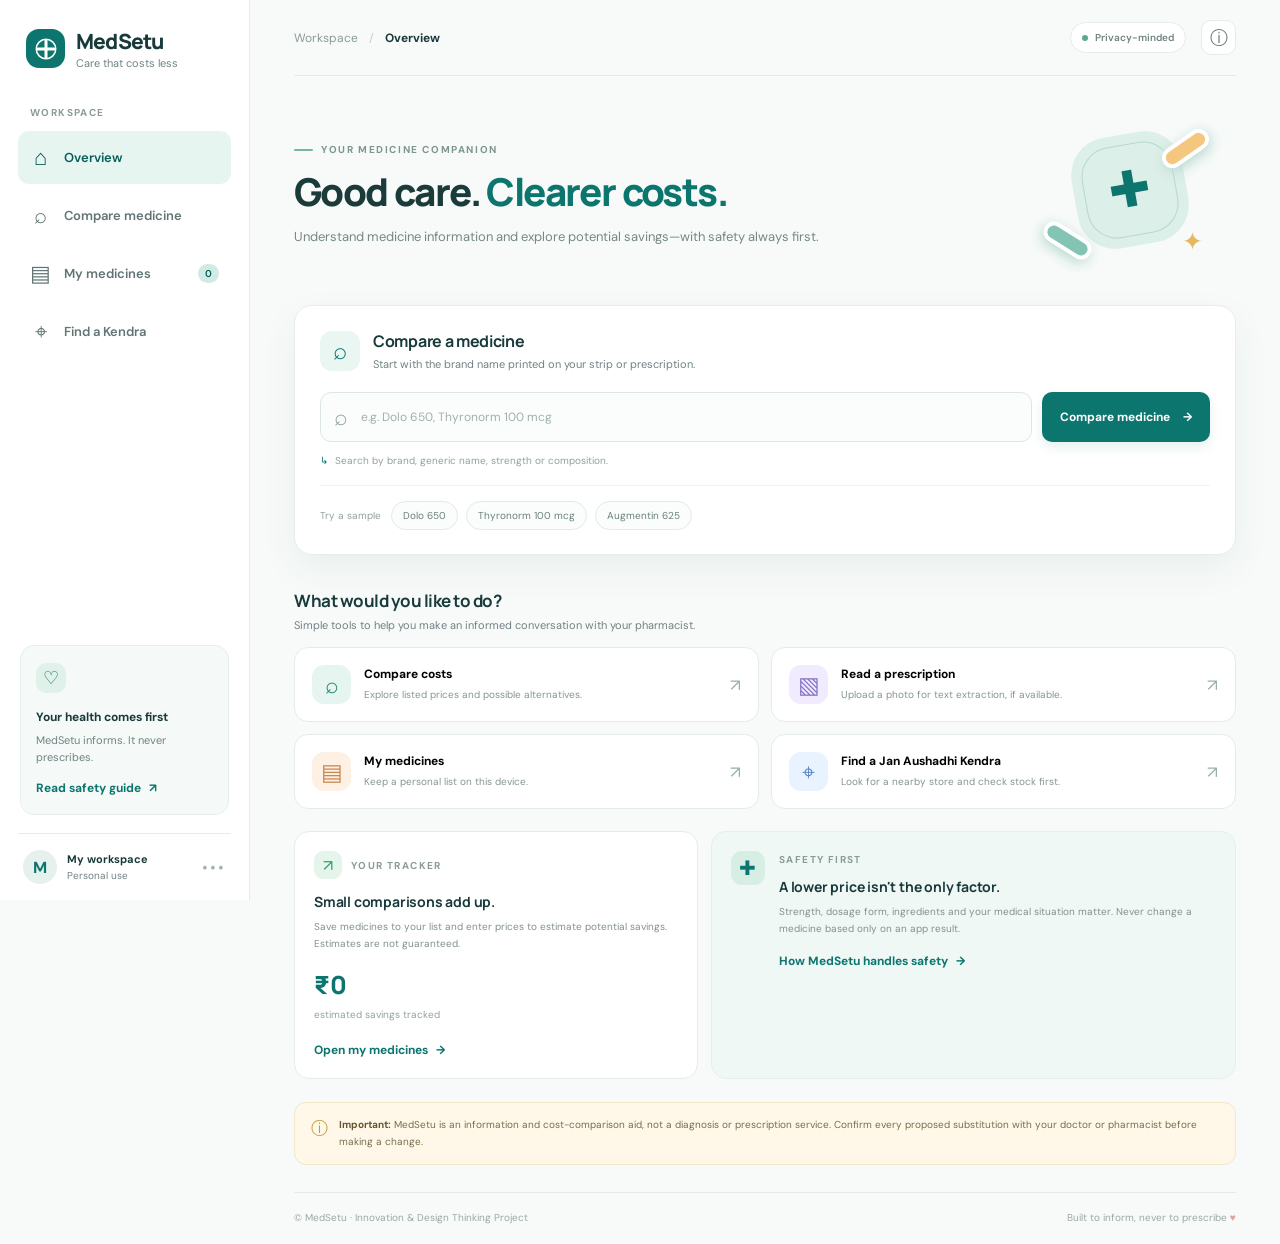
<file: frontend/index.html>
<!doctype html>
<html lang="en">
<head>
  <meta charset="utf-8">
  <meta name="viewport" content="width=device-width, initial-scale=1">
  <meta name="theme-color" content="#0c766e">
  <meta name="apple-mobile-web-app-capable" content="yes">
  <meta name="mobile-web-app-capable" content="yes">
  <link rel="manifest" href="static/manifest.webmanifest">
  <link rel="icon" href="static/icons/icon-192.png" type="image/png">
  <meta name="description" content="MedSetu helps compare medicine information and potential costs. Always confirm changes with a qualified professional.">
  <title>MedSetu — Medicine Cost Companion</title>
  <link rel="preconnect" href="https://fonts.googleapis.com">
  <link rel="preconnect" href="https://fonts.gstatic.com" crossorigin>
  <link href="https://fonts.googleapis.com/css2?family=DM+Sans:wght@400;500;600;700&family=Manrope:wght@400;500;600;700;800&display=swap" rel="stylesheet">
  <link rel="stylesheet" href="static/styles.css">
</head>
<body>
  <div class="app-shell">
    <aside class="sidebar" id="sidebar">
      <a class="brand" href="#" data-page="home" aria-label="MedSetu home">
        <span class="brand-mark"><svg viewBox="0 0 32 32" aria-hidden="true"><path d="M16 5v22M5 16h22" stroke="currentColor" stroke-width="4" stroke-linecap="round"/><circle cx="16" cy="16" r="13" fill="none" stroke="currentColor" stroke-width="2"/></svg></span>
        <span><strong>MedSetu</strong><small>Care that costs less</small></span>
      </a>
      <div class="side-label">WORKSPACE</div>
      <nav class="nav-list" aria-label="Main navigation">
        <button class="nav-item active" data-page="home"><span class="nav-icon">⌂</span><span>Overview</span></button>
        <button class="nav-item" data-page="search"><span class="nav-icon">⌕</span><span>Compare medicine</span></button>
        <button class="nav-item" data-page="my-medicines"><span class="nav-icon">▤</span><span>My medicines</span><span class="nav-count" id="medicine-count">0</span></button>
        <button class="nav-item" data-page="kendra"><span class="nav-icon">⌖</span><span>Find a Kendra</span></button>
      </nav>
      <div class="sidebar-bottom">
        <div class="help-card"><div class="help-icon">♡</div><strong>Your health comes first</strong><p>MedSetu informs. It never prescribes.</p><button data-page="safety" class="text-link">Read safety guide <span>↗</span></button></div>
        <div class="profile"><div class="avatar">M</div><div><strong>My workspace</strong><small>Personal use</small></div><span class="profile-dots">•••</span></div>
      </div>
    </aside>

    <main class="main-area">
      <header class="topbar">
        <button class="mobile-menu" id="mobile-menu" aria-label="Open navigation">☰</button>
        <div class="breadcrumb"><span>Workspace</span><span class="crumb-sep">/</span><strong id="page-crumb">Overview</strong></div>
        <div class="top-actions"><span class="privacy-pill"><span class="privacy-dot"></span> Privacy-minded</span><button class="icon-button" id="safety-top" aria-label="Safety information">ⓘ</button></div>
      </header>

      <section class="page active" id="page-home">
        <div class="welcome-row">
          <div><div class="eyebrow"><span class="eyebrow-line"></span> YOUR MEDICINE COMPANION</div><h1>Good care. <span>Clearer costs.</span></h1><p class="lead">Understand medicine information and explore potential savings—with safety always first.</p></div>
          <div class="welcome-art" aria-hidden="true"><div class="art-circle"><span>✚</span></div><div class="art-pill pill-one"></div><div class="art-pill pill-two"></div><div class="art-spark">✦</div></div>
        </div>

        <div class="search-panel">
          <div class="panel-heading"><div class="heading-icon">⌕</div><div><h2>Compare a medicine</h2><p>Start with the brand name printed on your strip or prescription.</p></div></div>
          <form id="search-form" class="search-form">
            <label class="sr-only" for="medicine-query">Medicine name</label>
            <div class="search-input-wrap"><span class="input-search-icon">⌕</span><input id="medicine-query" name="medicine" autocomplete="off" placeholder="e.g. Dolo 650, Thyronorm 100 mcg" required><button type="button" class="clear-input" id="clear-query" aria-label="Clear search">×</button></div>
            <button class="btn btn-primary" type="submit"><span>Compare medicine</span><span aria-hidden="true">→</span></button>
          </form>
          <div class="search-foot"><span>↳</span> Search by brand, generic name, strength or composition.</div>
          <div class="quick-search"><span>Try a sample</span><button type="button" class="chip" data-query="Dolo 650">Dolo 650</button><button type="button" class="chip" data-query="Thyronorm 100 mcg">Thyronorm 100 mcg</button><button type="button" class="chip" data-query="Augmentin 625">Augmentin 625</button></div>
        </div>

        <div class="section-heading"><div><h2>What would you like to do?</h2><p>Simple tools to help you make an informed conversation with your pharmacist.</p></div></div>
        <div class="action-grid">
          <button class="action-card" data-page="search"><span class="action-icon teal">⌕</span><span class="action-copy"><strong>Compare costs</strong><small>Explore listed prices and possible alternatives.</small></span><span class="action-arrow">↗</span></button>
          <button class="action-card" data-page="search" data-focus-upload="true"><span class="action-icon lilac">▧</span><span class="action-copy"><strong>Read a prescription</strong><small>Upload a photo for text extraction, if available.</small></span><span class="action-arrow">↗</span></button>
          <button class="action-card" data-page="my-medicines"><span class="action-icon peach">▤</span><span class="action-copy"><strong>My medicines</strong><small>Keep a personal list on this device.</small></span><span class="action-arrow">↗</span></button>
          <button class="action-card" data-page="kendra"><span class="action-icon blue">⌖</span><span class="action-copy"><strong>Find a Jan Aushadhi Kendra</strong><small>Look for a nearby store and check stock first.</small></span><span class="action-arrow">↗</span></button>
        </div>

        <div class="bottom-grid">
          <div class="info-card savings-card"><div class="info-card-top"><span class="mini-icon green">↗</span><span class="tag">YOUR TRACKER</span></div><h3>Small comparisons add up.</h3><p>Save medicines to your list and enter prices to estimate potential savings. Estimates are not guaranteed.</p><div class="savings-total"><span id="home-savings">₹0</span><small>estimated savings tracked</small></div><button class="text-link" data-page="my-medicines">Open my medicines <span>→</span></button></div>
          <div class="info-card safety-card"><div class="safety-card-icon">✚</div><div><span class="tag">SAFETY FIRST</span><h3>A lower price isn't the only factor.</h3><p>Strength, dosage form, ingredients and your medical situation matter. Never change a medicine based only on an app result.</p><button class="text-link" data-page="safety">How MedSetu handles safety <span>→</span></button></div></div>
        </div>
        <div class="disclaimer"><span class="disclaimer-symbol">ⓘ</span><p><strong>Important:</strong> MedSetu is an information and cost-comparison aid, not a diagnosis or prescription service. Confirm every proposed substitution with your doctor or pharmacist before making a change.</p></div>
      </section>

      <section class="page" id="page-search">
        <div class="page-title"><div class="eyebrow"><span class="eyebrow-line"></span> MEDICINE LOOKUP</div><h1>Compare <span>with confidence.</span></h1><p class="lead">Review available medicine details and price information in one place.</p></div>
        <div class="search-panel compact-panel">
          <form id="search-form-secondary" class="search-form"><label class="sr-only" for="medicine-query-secondary">Medicine name</label><div class="search-input-wrap"><span class="input-search-icon">⌕</span><input id="medicine-query-secondary" placeholder="Enter brand or generic name" required><button type="button" class="clear-input" data-clear="medicine-query-secondary" aria-label="Clear search">×</button></div><button class="btn btn-primary" type="submit">Search <span>→</span></button></form>
          <div class="upload-divider"><span>OR</span></div>
          <div class="upload-row"><div class="upload-icon">▧</div><div class="upload-text"><strong>Use a prescription or medicine-strip photo</strong><small>JPG, PNG or WEBP · Check extracted text before using it.</small></div><label class="btn btn-outline upload-btn" for="prescription-file">Choose photo</label><input class="sr-only" id="prescription-file" type="file" accept="image/png,image/jpeg,image/webp"><button class="btn btn-quiet" id="clear-file" type="button" hidden>Remove</button></div>
          <div class="file-preview" id="file-preview" hidden></div>
        </div>
        <div id="search-state" class="empty-state"><div class="empty-illustration"><span>⌕</span><i>✦</i></div><h2>Your results will appear here</h2><p>Search a medicine name to see the available information, potential price differences and safety notes.</p><div class="sample-row"><button class="chip" data-query="Dolo 650">Try Dolo 650</button><button class="chip" data-query="Augmentin 625">Try Augmentin 625</button></div></div>
        <div id="result-panel" hidden></div>
        <div class="disclaimer"><span class="disclaimer-symbol">ⓘ</span><p><strong>Remember:</strong> A similar name does not prove equivalence. Confirm the exact active ingredients, strength, dosage form and suitability with a qualified professional.</p></div>
      </section>

      <section class="page" id="page-my-medicines">
        <div class="page-title page-title-row"><div><div class="eyebrow"><span class="eyebrow-line"></span> PERSONAL LIST</div><h1>My <span>medicines.</span></h1><p class="lead">Keep track of medicines you choose to save on this device.</p></div><button class="btn btn-primary" id="add-manual-medicine">＋ Add medicine</button></div>
        <div class="privacy-note"><span>♧</span><div><strong>Stored on this device</strong><p>Your list uses this browser's local storage. It is not a secure medical record. Avoid using a shared device.</p></div></div>
        <div class="list-toolbar"><div><strong id="list-count-title">Saved medicines</strong><span id="list-subtitle">0 items</span></div><button class="btn btn-quiet" id="export-list">Export list ↗</button></div>
        <div id="my-medicines-list" class="medicine-list"></div>
        <div id="list-empty" class="empty-state small-empty"><div class="empty-illustration"><span>▤</span></div><h2>Your list is ready when you are</h2><p>Save a medicine from its comparison result, or add one manually to track its costs.</p><button class="btn btn-outline" id="empty-add">＋ Add medicine</button></div>
        <div class="disclaimer"><span class="disclaimer-symbol">ⓘ</span><p>Use this list for personal organisation only. Follow your prescription and never change dose, timing or medicine without professional advice.</p></div>
      </section>

      <section class="page" id="page-kendra">
        <div class="page-title"><div class="eyebrow"><span class="eyebrow-line"></span> LOCAL ACCESS</div><h1>Find a <span>Jan Aushadhi Kendra.</span></h1><p class="lead">Find a store to contact about availability. A listing does not guarantee current stock.</p></div>
        <div class="search-panel kendra-search-panel"><form id="kendra-form" class="search-form"><label class="sr-only" for="kendra-location">City or PIN code</label><div class="search-input-wrap"><span class="input-search-icon">⌖</span><input id="kendra-location" placeholder="Enter city or 6-digit PIN code" required><button type="button" class="clear-input" id="clear-kendra" aria-label="Clear location">×</button></div><button class="btn btn-primary" type="submit">Find stores <span>→</span></button></form><div class="search-foot"><span>ⓘ</span> Confirm the address and medicine stock by phone before travelling.</div></div>
        <div class="kendra-options"><div class="option-card"><span class="action-icon teal">⌖</span><div><strong>Search a location</strong><p>Use your city or PIN code to look for listed Kendras.</p></div></div><div class="option-card"><span class="action-icon blue">↗</span><div><strong>Open official locator</strong><p>Use the official Jan Aushadhi website for the latest store details.</p><a href="https://janaushadhi.gov.in/" target="_blank" rel="noopener noreferrer" class="text-link">Visit official website ↗</a></div></div></div>
        <div id="kendra-results" class="kendra-results"></div>
        <div class="disclaimer"><span class="disclaimer-symbol">ⓘ</span><p>Store location and inventory may change. Call the Kendra to verify opening hours, stock and price before visiting.</p></div>
      </section>

      <section class="page" id="page-safety">
        <div class="page-title"><div class="eyebrow"><span class="eyebrow-line"></span> OUR PROMISE</div><h1>Safety is <span>not optional.</span></h1><p class="lead">MedSetu helps you ask better questions. It does not make treatment decisions for you.</p></div>
        <div class="safety-hero"><div class="safety-hero-mark">✚</div><div><span class="tag">PLEASE READ</span><h2>Never switch a prescribed medicine based on price alone.</h2><p>Only a doctor or qualified pharmacist who understands your prescription and health context can confirm whether a change is appropriate.</p></div></div>
        <div class="safety-grid"><article class="safety-detail"><span class="detail-number">01</span><h3>Ingredients matter</h3><p>Brand names that sound alike can contain different ingredients. Exact composition and salt form must be checked.</p></article><article class="safety-detail"><span class="detail-number">02</span><h3>Strength and form matter</h3><p>Tablet, capsule, liquid, release type and dose are not automatically interchangeable—even when names look similar.</p></article><article class="safety-detail"><span class="detail-number">03</span><h3>Some medicines need extra care</h3><p>For medicines where consistency or close monitoring is important, ask your prescriber before any brand change.</p></article><article class="safety-detail"><span class="detail-number">04</span><h3>Uncertainty is a valid result</h3><p>If details are missing, conflicting or low-confidence, the correct next step is to pause and ask a professional.</p></article></div>
        <div class="verdict-guide"><h2>How to read a result</h2><div class="verdict-row"><span class="verdict-badge verdict-green">Potential match</span><p>Information appears aligned in the available dataset. This is not permission to switch; verify with a professional.</p></div><div class="verdict-row"><span class="verdict-badge verdict-amber">Ask a professional</span><p>More context or professional judgement is needed. Do not change anything until confirmed.</p></div><div class="verdict-row"><span class="verdict-badge verdict-red">Do not switch</span><p>The available information flags a mismatch or concern. Do not use the suggested item as a replacement.</p></div><div class="verdict-row"><span class="verdict-badge verdict-grey">Not enough data</span><p>The app cannot reliably establish a match. Use the prescription and ask a doctor or pharmacist.</p></div></div>
        <div class="disclaimer prominent-disclaimer"><span class="disclaimer-symbol">ⓘ</span><p><strong>Emergency:</strong> If you think you are having a severe allergic reaction or another medical emergency, seek urgent medical care. Do not rely on MedSetu for emergency decisions.</p></div>
      </section>
      <footer class="app-footer"><span>© MedSetu · Innovation & Design Thinking Project</span><span>Built to inform, never to prescribe <span class="footer-heart">♥</span></span></footer>
    </main>
  </div>

  <dialog id="medicine-dialog" class="modal">
    <form method="dialog" class="modal-head"><div><span class="tag">PERSONAL LIST</span><h2 id="dialog-title">Add a medicine</h2></div><button class="icon-button" aria-label="Close dialog">×</button></form>
    <form id="medicine-editor" class="modal-body">
      <label>Medicine name<input id="edit-name" required placeholder="e.g. Paracetamol 650 mg"></label>
      <label>Composition (optional)<input id="edit-composition" placeholder="Active ingredient and strength"></label>
      <div class="form-two"><label>Current price (₹)<input id="edit-current-price" type="number" min="0" step="0.01" placeholder="0"></label><label>Compared price (₹)<input id="edit-alt-price" type="number" min="0" step="0.01" placeholder="0"></label></div>
      <label>Notes (optional)<textarea id="edit-notes" rows="2" placeholder="e.g. Check stock with pharmacist"></textarea></label>
      <p class="form-hint">Prices are user-entered estimates. This list does not tell you to change medicines.</p>
      <div class="modal-actions"><button type="button" class="btn btn-outline" id="cancel-editor">Cancel</button><button type="submit" class="btn btn-primary">Save medicine</button></div>
    </form>
  </dialog>
  <div id="toast" class="toast" role="status" aria-live="polite"></div>
  <script src="static/app.js" defer></script>
</body>
</html>
</file>
<file: frontend/static/styles.css>
:root{--ink:#193a3b;--muted:#708283;--teal:#0c766e;--teal-dark:#075e58;--mint:#e7f5f1;--paper:#f7faf9;--line:#e4ece9;--white:#fff;--amber:#fff5df;--shadow:0 14px 38px rgba(21,68,63,.06);font-family:"DM Sans",sans-serif;color:var(--ink);background:var(--paper)}*{box-sizing:border-box}body{margin:0;background:var(--paper)}button,input,textarea{font:inherit}button,a{-webkit-tap-highlight-color:transparent}button{cursor:pointer}.app-shell{min-height:100vh}.sidebar{width:250px;position:fixed;inset:0 auto 0 0;background:#fff;border-right:1px solid var(--line);padding:27px 18px 16px;display:flex;flex-direction:column;z-index:20}.brand{display:flex;align-items:center;gap:11px;text-decoration:none;color:var(--ink);padding:0 8px 36px}.brand-mark{width:39px;height:39px;background:var(--teal);color:#fff;border-radius:13px;display:grid;place-items:center}.brand-mark svg{width:24px;height:24px}.brand strong{font:800 21px Manrope,sans-serif;letter-spacing:-.8px;display:block}.brand small{display:block;color:var(--muted);font-size:11px;margin-top:1px}.side-label,.tag{font-size:10px;font-weight:700;letter-spacing:1.4px;color:#8a9c9a}.side-label{padding:0 12px 12px}.nav-list{display:grid;gap:5px}.nav-item{border:0;background:transparent;color:#607574;text-align:left;display:flex;align-items:center;gap:13px;padding:12px;border-radius:11px;font-size:13px;font-weight:600;transition:.2s}.nav-item:hover{background:#f4f8f7}.nav-item.active{background:var(--mint);color:var(--teal-dark)}.nav-icon{font-size:22px;width:21px;text-align:center;font-weight:400}.nav-count{margin-left:auto;background:#d2eae4;color:var(--teal-dark);font-size:10px;border-radius:20px;padding:3px 7px}.sidebar-bottom{margin-top:auto}.help-card{padding:17px 15px;background:#f5faf8;border:1px solid #e5f0ec;border-radius:14px;margin:0 2px 18px}.help-icon{width:30px;height:30px;border-radius:10px;background:#dff1e9;color:var(--teal);display:grid;place-items:center;font-size:18px;margin-bottom:12px}.help-card strong{font-size:12px}.help-card p{font-size:11px;line-height:1.6;color:var(--muted);margin:6px 0 9px}.text-link{padding:0;border:0;background:none;color:var(--teal);font-size:12px;font-weight:700;text-decoration:none;display:inline-flex;gap:8px;align-items:center}.text-link:hover{color:var(--teal-dark)}.profile{border-top:1px solid var(--line);padding:16px 5px 0;display:flex;align-items:center;gap:10px}.avatar{width:34px;height:34px;background:#e6f1ed;color:var(--teal);border-radius:50%;display:grid;place-items:center;font-weight:700}.profile strong,.profile small{display:block}.profile strong{font-size:11px}.profile small{font-size:10px;color:var(--muted);margin-top:3px}.profile-dots{margin-left:auto;color:#a3b3b0;letter-spacing:2px}.main-area{margin-left:250px;min-height:100vh;padding:0 44px;max-width:1600px}.topbar{height:76px;border-bottom:1px solid var(--line);display:flex;align-items:center;justify-content:space-between}.breadcrumb{font-size:12px;color:#8a9a99;display:flex;gap:11px;align-items:center}.breadcrumb strong{color:var(--ink);font-weight:700}.crumb-sep{color:#c2ceca}.top-actions{display:flex;align-items:center;gap:15px}.privacy-pill{font-size:10px;font-weight:600;color:#6f8280;background:#fff;border:1px solid var(--line);padding:8px 11px;border-radius:20px}.privacy-dot{display:inline-block;width:6px;height:6px;background:#5ca98c;border-radius:50%;margin-right:5px}.icon-button{border:1px solid var(--line);background:#fff;color:#607775;border-radius:10px;width:35px;height:35px;font-size:18px;display:grid;place-items:center}.mobile-menu{display:none}.page{display:none;padding:34px 0 12px;animation:appear .25s ease}.page.active{display:block}@keyframes appear{from{opacity:.5;transform:translateY(4px)}to{opacity:1;transform:none}}.welcome-row{display:flex;justify-content:space-between;align-items:center;min-height:172px;margin-bottom:23px}.eyebrow{font-size:10px;letter-spacing:1.6px;font-weight:700;color:#7d9590;display:flex;align-items:center;gap:8px;margin-bottom:13px}.eyebrow-line{height:2px;width:19px;background:#75b7a4;border-radius:4px}h1,h2,h3,p{margin-top:0}h1{font:800 clamp(29px,3vw,40px)/1.2 Manrope,sans-serif;letter-spacing:-1.6px;margin-bottom:11px;color:#1b3b3b}h1 span{color:var(--teal)}.lead{font-size:13px;line-height:1.7;color:#758886;max-width:590px;margin:0}.welcome-art{width:180px;height:155px;position:relative;flex-shrink:0;margin-right:22px}.art-circle{position:absolute;width:112px;height:112px;border-radius:38px;background:#dcefe8;right:28px;top:15px;transform:rotate(-10deg);display:grid;place-items:center;color:var(--teal);font-size:50px}.art-circle:after{content:"";position:absolute;inset:10px;border:1px solid rgba(12,118,110,.18);border-radius:30px}.art-pill{position:absolute;width:53px;height:21px;border-radius:20px;border:4px solid white;box-shadow:0 4px 13px #b9d9ce;transform:rotate(-35deg)}.pill-one{background:#f5c77e;top:19px;right:2px}.pill-two{background:#83c4b4;bottom:23px;left:7px;transform:rotate(32deg)}.art-spark{position:absolute;color:#e6b75e;right:11px;bottom:16px;font-size:25px}.search-panel{background:#fff;border:1px solid #e4eeea;border-radius:18px;padding:24px 25px;box-shadow:var(--shadow);margin-bottom:34px}.panel-heading{display:flex;align-items:center;gap:13px;margin-bottom:21px}.heading-icon{width:40px;height:40px;border-radius:12px;background:#e9f6f1;color:var(--teal);font-size:24px;display:grid;place-items:center}.panel-heading h2{font:700 16px Manrope,sans-serif;margin:0 0 5px;letter-spacing:-.3px}.panel-heading p{font-size:11px;color:var(--muted);margin:0}.search-form{display:flex;gap:10px}.search-input-wrap{display:flex;align-items:center;gap:11px;flex:1;min-width:0;border:1px solid #dce7e3;border-radius:11px;padding:0 13px;background:#fbfdfc;transition:.2s}.search-input-wrap:focus-within{border-color:#6eb5a4;box-shadow:0 0 0 3px #e7f5f0}.input-search-icon{font-size:23px;color:#90a4a0}.search-input-wrap input{border:0;outline:0;background:transparent;width:100%;min-width:0;height:48px;color:var(--ink);font-size:12px}.search-input-wrap input::placeholder{color:#a0b0ac}.clear-input{border:0;background:transparent;color:#9aaba7;font-size:20px;padding:2px 0;display:none}.search-input-wrap input:not(:placeholder-shown)~.clear-input{display:block}.btn{border:1px solid transparent;border-radius:10px;padding:0 17px;min-height:45px;font-size:12px;font-weight:700;display:inline-flex;justify-content:center;align-items:center;gap:13px;white-space:nowrap;transition:background .2s,border-color .2s,transform .2s}.btn:active{transform:translateY(1px)}.btn-primary{background:var(--teal);color:white;box-shadow:0 5px 12px #0c766e1c}.btn-primary:hover{background:var(--teal-dark)}.btn-outline{border-color:#d6e5df;color:var(--teal);background:#fff}.btn-outline:hover{background:#f2faf7}.btn-quiet{background:#f4f8f6;color:#627977}.search-foot{font-size:10px;color:#91a19e;margin-top:12px;display:flex;gap:7px}.search-foot span{color:var(--teal)}.quick-search{display:flex;align-items:center;gap:8px;flex-wrap:wrap;margin-top:18px;padding-top:15px;border-top:1px solid #eff3f1}.quick-search>span{font-size:10px;color:#91a19e;margin-right:2px}.chip{border:1px solid #e0ebe6;background:#fbfdfc;border-radius:20px;color:#6a807c;font-size:10px;padding:7px 11px}.chip:hover{border-color:#91cabb;color:var(--teal);background:#f1faf6}.section-heading{margin:0 0 15px}.section-heading h2{font:700 17px Manrope,sans-serif;margin-bottom:6px;letter-spacing:-.5px}.section-heading p{font-size:11px;color:var(--muted);margin:0}.action-grid{display:grid;grid-template-columns:repeat(2,minmax(0,1fr));gap:12px}.action-card{border:1px solid var(--line);background:#fff;border-radius:14px;padding:17px;display:flex;align-items:center;text-align:left;gap:13px;min-width:0;transition:.2s}.action-card:hover{border-color:#b7dcd0;box-shadow:var(--shadow);transform:translateY(-1px)}.action-icon{width:39px;height:39px;border-radius:12px;display:grid;place-items:center;font-size:23px;flex-shrink:0}.teal{background:#e6f5ef;color:#198774}.lilac{background:#f0ebff;color:#8975c6}.peach{background:#fff0e4;color:#c98750}.blue{background:#e9f2ff;color:#5687c5}.action-copy{display:block;min-width:0;flex:1}.action-copy strong,.action-copy small{display:block}.action-copy strong{font-size:12px;margin-bottom:5px}.action-copy small{font-size:10px;line-height:1.55;color:#859692}.action-arrow{color:#9aafaa;font-size:17px}.bottom-grid{display:grid;grid-template-columns:1fr 1.3fr;gap:13px;margin-top:22px}.info-card{background:#fff;border:1px solid var(--line);border-radius:15px;padding:19px}.info-card-top{display:flex;align-items:center;gap:9px;margin-bottom:13px}.mini-icon{width:28px;height:28px;border-radius:9px;display:grid;place-items:center;font-size:16px}.green{background:#e5f5ec;color:#2d9c71}.info-card h3{font:700 14px Manrope,sans-serif;margin:0 0 7px;letter-spacing:-.2px}.info-card p{font-size:10px;color:#81918e;line-height:1.7;margin:0 0 12px}.savings-total{margin:15px 0}.savings-total span{font:800 25px Manrope,sans-serif;color:var(--teal);display:block}.savings-total small{font-size:10px;color:#92a29e}.safety-card{display:flex;gap:14px;background:#f0f8f5;border-color:#e3f0eb}.safety-card-icon{width:34px;height:34px;border-radius:11px;background:#d7eee5;color:var(--teal);display:grid;place-items:center;flex-shrink:0;font-size:20px}.safety-card .tag{display:block;margin:2px 0 11px}.disclaimer{display:flex;gap:11px;padding:14px 16px;background:#fff8e9;border:1px solid #f3e7c9;border-radius:12px;margin:23px 0 15px;color:#796d4e}.disclaimer-symbol{font-size:17px;color:#c39a3d;flex-shrink:0}.disclaimer p{font-size:10px;line-height:1.65;margin:0}.disclaimer strong{color:#65542f}.app-footer{display:flex;justify-content:space-between;gap:12px;border-top:1px solid var(--line);padding:18px 0 20px;color:#9aa9a5;font-size:10px}.footer-heart{color:#e0a1a0}.page-title{margin:6px 0 25px}.page-title h1{font-size:35px}.page-title-row{display:flex;align-items:center;justify-content:space-between;gap:20px}.compact-panel{padding:20px;margin-bottom:22px}.upload-divider{display:flex;align-items:center;gap:12px;color:#a0afab;font-size:9px;margin:15px 0}.upload-divider:before,.upload-divider:after{content:"";height:1px;background:#edf2ef;flex:1}.upload-row{display:flex;align-items:center;gap:12px}.upload-icon{width:38px;height:38px;border-radius:11px;background:#f0ebff;color:#8b78c4;display:grid;place-items:center;font-size:22px}.upload-text{flex:1;min-width:0}.upload-text strong,.upload-text small{display:block}.upload-text strong{font-size:11px;margin-bottom:4px}.upload-text small{font-size:10px;color:#899b96;line-height:1.4}.upload-btn{min-height:37px;padding:0 12px}.file-preview{margin-top:14px;background:#f5faf8;padding:12px;border-radius:10px;font-size:11px;color:#607a74;display:flex;align-items:center;gap:10px}.file-preview img{width:48px;height:48px;object-fit:cover;border-radius:7px}.empty-state{text-align:center;border:1px dashed #d9e7e1;background:#fbfdfc;border-radius:17px;padding:40px 20px;margin:20px 0}.empty-illustration{width:66px;height:66px;border-radius:22px;background:#e9f5f0;color:var(--teal);font-size:35px;display:grid;place-items:center;margin:0 auto 18px;position:relative}.empty-illustration i{position:absolute;right:-4px;top:-5px;color:#e3b75f;font-style:normal;font-size:20px}.empty-state h2{font:700 16px Manrope,sans-serif;margin-bottom:8px}.empty-state p{max-width:420px;margin:0 auto 17px;color:#899994;font-size:11px;line-height:1.7}.sample-row{display:flex;justify-content:center;gap:8px;flex-wrap:wrap}.small-empty{padding:36px 20px}.result-shell{background:white;border:1px solid var(--line);border-radius:16px;overflow:hidden;box-shadow:var(--shadow);margin-bottom:22px}.result-head{padding:21px 23px;display:flex;justify-content:space-between;gap:15px;align-items:flex-start;border-bottom:1px solid #edf2ef}.result-head h2{font:700 20px Manrope,sans-serif;margin:5px 0}.result-head p{font-size:11px;color:var(--muted);margin:0}.result-actions{display:flex;gap:8px;flex-wrap:wrap}.result-body{padding:22px}.result-grid{display:grid;grid-template-columns:1fr 1fr;gap:13px}.result-box{padding:17px;border:1px solid #e6eeea;border-radius:12px;min-width:0}.result-box h3{font-size:12px;margin:0 0 11px}.result-box p{font-size:11px;line-height:1.6;color:#728580;margin:0}.data-line{display:flex;justify-content:space-between;gap:12px;padding:8px 0;border-bottom:1px solid #eff3f1;font-size:11px}.data-line:last-child{border-bottom:0}.data-line span{color:#82938e}.data-line strong{text-align:right;overflow-wrap:anywhere}.price-big{font:800 25px Manrope,sans-serif;color:var(--teal)}.price-sub{font-size:10px;color:#8a9a95;margin-top:3px}.saving-banner{display:flex;align-items:center;gap:13px;padding:15px 17px;background:#eaf7f0;border:1px solid #d9eee4;border-radius:12px;margin-top:14px}.saving-icon{width:34px;height:34px;border-radius:10px;background:#d5efe1;color:#23825f;display:grid;place-items:center;font-size:19px}.saving-banner strong{display:block;font:700 18px Manrope,sans-serif;color:#267c5f}.saving-banner small{display:block;font-size:10px;color:#6e9283;margin-top:3px}.verdict-badge{display:inline-flex;align-items:center;gap:6px;padding:7px 10px;border-radius:20px;font-size:10px;font-weight:700;white-space:nowrap}.verdict-green{background:#e5f6ec;color:#257d56}.verdict-amber{background:#fff1d6;color:#9b6c18}.verdict-red{background:#ffebea;color:#b3423c}.verdict-grey{background:#eef2f0;color:#647571}.result-warning{display:flex;gap:10px;background:#fff8e9;border:1px solid #f2e7cd;border-radius:11px;padding:13px;margin-top:14px;color:#796d4e}.result-warning span{font-size:17px}.result-warning p{font-size:10px;line-height:1.6;margin:0}.result-warning strong{color:#65542f}.result-foot{font-size:10px;color:#91a19c;margin-top:14px}.privacy-note{display:flex;gap:13px;padding:15px 17px;border-radius:12px;background:#eef8f4;border:1px solid #dcefe7;margin-bottom:24px}.privacy-note>span{font-size:23px;color:var(--teal)}.privacy-note strong{font-size:12px}.privacy-note p{font-size:10px;color:#7d918a;line-height:1.5;margin:4px 0 0}.list-toolbar{display:flex;align-items:center;justify-content:space-between;margin-bottom:12px}.list-toolbar strong{font-size:13px;display:block}.list-toolbar span{font-size:10px;color:#8c9b97;display:block;margin-top:4px}.medicine-list{display:grid;gap:10px}.medicine-row{background:#fff;border:1px solid var(--line);border-radius:13px;padding:15px 16px;display:flex;align-items:center;gap:13px}.medicine-symbol{width:39px;height:39px;background:#e8f5f0;border-radius:12px;color:var(--teal);display:grid;place-items:center;font-size:20px;flex-shrink:0}.medicine-main{min-width:0;flex:1}.medicine-main strong{font-size:12px;display:block;overflow-wrap:anywhere}.medicine-main small{display:block;color:#8a9a95;font-size:10px;margin-top:4px;line-height:1.5}.medicine-prices{text-align:right;min-width:90px}.medicine-prices strong{display:block;font-size:12px}.medicine-prices small{font-size:10px;color:#25845e}.row-actions{display:flex;gap:5px}.small-action{border:1px solid #e4ece8;background:white;border-radius:8px;color:#728781;padding:7px 9px;font-size:10px}.small-action:hover{color:var(--teal);border-color:#b7d9ce}.privacy-note+.list-toolbar~.small-empty{margin-top:0}.kendra-search-panel{padding:22px}.kendra-options{display:grid;grid-template-columns:1fr 1fr;gap:13px;margin:22px 0}.option-card{display:flex;gap:13px;padding:17px;background:#fff;border:1px solid var(--line);border-radius:13px}.option-card>div{min-width:0}.option-card strong{font-size:12px;display:block;margin:2px 0 6px}.option-card p{font-size:10px;color:#849590;line-height:1.6;margin-bottom:8px}.kendra-results{display:grid;gap:10px}.kendra-result{background:white;border:1px solid var(--line);padding:16px;border-radius:12px;display:flex;align-items:center;gap:13px}.kendra-result>div:nth-child(2){flex:1}.kendra-result strong{font-size:12px;display:block}.kendra-result p{font-size:10px;color:#80928c;line-height:1.5;margin:5px 0}.kendra-result a{font-size:11px;color:var(--teal);font-weight:700;text-decoration:none}.safety-hero{display:flex;gap:19px;align-items:flex-start;padding:25px;background:#eaf7f1;border:1px solid #d9eee4;border-radius:16px;margin-bottom:18px}.safety-hero-mark{width:50px;height:50px;background:#d4eee2;border-radius:15px;color:var(--teal);display:grid;place-items:center;font-size:29px;flex-shrink:0}.safety-hero h2{font:700 19px Manrope,sans-serif;line-height:1.4;margin:8px 0}.safety-hero p{font-size:11px;color:#6e8980;line-height:1.7;margin:0;max-width:650px}.safety-grid{display:grid;grid-template-columns:1fr 1fr;gap:12px}.safety-detail{background:#fff;border:1px solid var(--line);border-radius:13px;padding:20px}.detail-number{font:800 12px Manrope,sans-serif;color:#64a996}.safety-detail h3{font:700 13px Manrope,sans-serif;margin:11px 0 7px}.safety-detail p{font-size:10px;line-height:1.7;color:#81918c;margin:0}.verdict-guide{margin-top:23px;padding:22px;background:#fff;border:1px solid var(--line);border-radius:14px}.verdict-guide h2{font:700 16px Manrope,sans-serif;margin-bottom:15px}.verdict-row{display:flex;align-items:flex-start;gap:15px;padding:12px 0;border-top:1px solid #eff3f1}.verdict-row p{font-size:10px;color:#7c8e88;line-height:1.6;margin:3px 0 0;flex:1}.prominent-disclaimer{margin-top:20px}.modal{border:0;padding:0;border-radius:17px;width:min(500px,calc(100% - 28px));box-shadow:0 25px 100px #173a3533;color:var(--ink)}.modal::backdrop{background:#163a36a6;backdrop-filter:blur(3px)}.modal-head{display:flex;justify-content:space-between;align-items:center;padding:21px 23px 15px;border-bottom:1px solid var(--line)}.modal-head h2{font:700 19px Manrope,sans-serif;margin:7px 0 0}.modal-body{padding:20px 23px 23px;display:grid;gap:13px}.modal-body label{display:grid;gap:7px;font-size:11px;font-weight:700;color:#516b66}.modal-body input,.modal-body textarea{border:1px solid #dce7e2;border-radius:9px;padding:11px;font-size:12px;outline:0;resize:vertical;min-width:0}.modal-body input:focus,.modal-body textarea:focus{border-color:#79bba9;box-shadow:0 0 0 3px #eaf7f1}.form-two{display:grid;grid-template-columns:1fr 1fr;gap:11px}.form-hint{font-size:10px;line-height:1.6;color:#8a9b95;margin:0}.modal-actions{display:flex;justify-content:flex-end;gap:8px;margin-top:4px}.toast{position:fixed;bottom:22px;right:24px;max-width:min(400px,calc(100vw - 32px));padding:13px 17px;background:#193d3a;color:#fff;font-size:12px;line-height:1.5;border-radius:11px;box-shadow:0 10px 30px #183c3830;opacity:0;transform:translateY(8px);pointer-events:none;transition:.25s;z-index:99}.toast.show{opacity:1;transform:none}.sr-only{position:absolute;width:1px;height:1px;padding:0;margin:-1px;overflow:hidden;clip:rect(0,0,0,0);white-space:nowrap;border:0}[hidden]{display:none!important}
@media(min-width:1500px){.main-area{padding-left:60px;padding-right:60px}.page{max-width:1120px}.topbar{max-width:1120px}}
@media(max-width:1100px){.main-area{padding:0 28px}.sidebar{width:225px}.main-area{margin-left:225px}.welcome-art{margin-right:0;width:140px}.bottom-grid{grid-template-columns:1fr}.action-card{padding:14px}.privacy-pill{display:none}}
@media(max-width:760px){.sidebar{transform:translateX(-100%);transition:transform .25s;box-shadow:none}.sidebar.open{transform:translateX(0);box-shadow:15px 0 40px #173a351f}.main-area{margin-left:0;padding:0 17px}.topbar{height:62px;gap:10px}.mobile-menu{display:block;border:1px solid var(--line);background:#fff;border-radius:9px;width:34px;height:34px;color:var(--teal);font-size:16px}.breadcrumb{margin-right:auto;font-size:11px}.top-actions{gap:7px}.page{padding-top:25px}.welcome-row{min-height:auto;margin-bottom:20px}.welcome-row h1{font-size:31px}.welcome-row .lead{max-width:420px}.welcome-art{width:75px;height:90px;margin-left:5px}.art-circle{width:67px;height:67px;border-radius:25px;right:0;top:12px;font-size:31px}.art-circle:after{inset:6px;border-radius:20px}.art-pill{width:36px;height:15px;border-width:3px}.pill-one{right:-5px;top:5px}.pill-two{left:-5px;bottom:7px}.art-spark{right:-5px;bottom:1px;font-size:17px}.search-panel{padding:18px 16px;border-radius:15px;margin-bottom:27px}.panel-heading{gap:10px}.panel-heading h2{font-size:14px}.panel-heading p{font-size:10px;line-height:1.5}.search-form{gap:8px}.search-input-wrap{gap:7px;padding:0 10px}.search-input-wrap input{font-size:11px;height:45px}.btn{padding:0 12px;min-height:43px;font-size:11px;gap:8px}.quick-search{gap:6px}.quick-search>span{width:100%;margin-bottom:2px}.section-heading h2{font-size:16px}.action-grid{gap:9px}.action-card{padding:12px;gap:9px;border-radius:12px}.action-icon{width:33px;height:33px;font-size:19px;border-radius:10px}.action-copy strong{font-size:10px;line-height:1.4}.action-copy small{font-size:9px}.action-arrow{font-size:13px}.bottom-grid{gap:10px;margin-top:17px}.info-card{padding:16px}.app-footer{font-size:9px;flex-wrap:wrap}.page-title h1{font-size:30px}.page-title-row{align-items:flex-start}.page-title-row>.btn{margin-top:20px}.result-head{padding:17px;flex-direction:column}.result-actions{width:100%}.result-body{padding:15px}.result-grid{grid-template-columns:1fr}.upload-row{flex-wrap:wrap}.upload-text{width:calc(100% - 55px)}.upload-btn{margin-left:50px}.kendra-options{grid-template-columns:1fr}.safety-grid{grid-template-columns:1fr}.safety-hero{padding:18px;gap:12px}.safety-hero-mark{width:40px;height:40px;font-size:23px}.safety-hero h2{font-size:16px}.verdict-row{gap:9px;flex-wrap:wrap}.verdict-row p{flex-basis:100%;margin-left:2px}.medicine-row{gap:9px;padding:12px}.medicine-prices{min-width:65px}.row-actions{flex-direction:column}.small-action{padding:6px}.list-toolbar .btn{min-height:35px}.privacy-note{padding:13px}.topbar .icon-button{width:32px;height:32px}.disclaimer{padding:12px}.page-title-row h1{font-size:28px}}
@media(max-width:410px){.main-area{padding:0 12px}.welcome-row h1{font-size:27px}.welcome-art{width:60px}.action-grid{grid-template-columns:1fr}.action-card{padding:14px}.action-copy strong{font-size:11px}.action-copy small{font-size:10px}.search-form{flex-wrap:wrap}.search-input-wrap{flex-basis:100%}.search-form>.btn{width:100%}.page-title-row{display:block}.page-title-row>.btn{margin-top:14px}.privacy-pill{display:none}.form-two{grid-template-columns:1fr}.result-actions .btn{flex:1}.medicine-row{flex-wrap:wrap}.medicine-main{flex:1 1 calc(100% - 55px)}.medicine-prices{margin-left:48px;text-align:left}.row-actions{margin-left:auto;flex-direction:row}}
</file>
